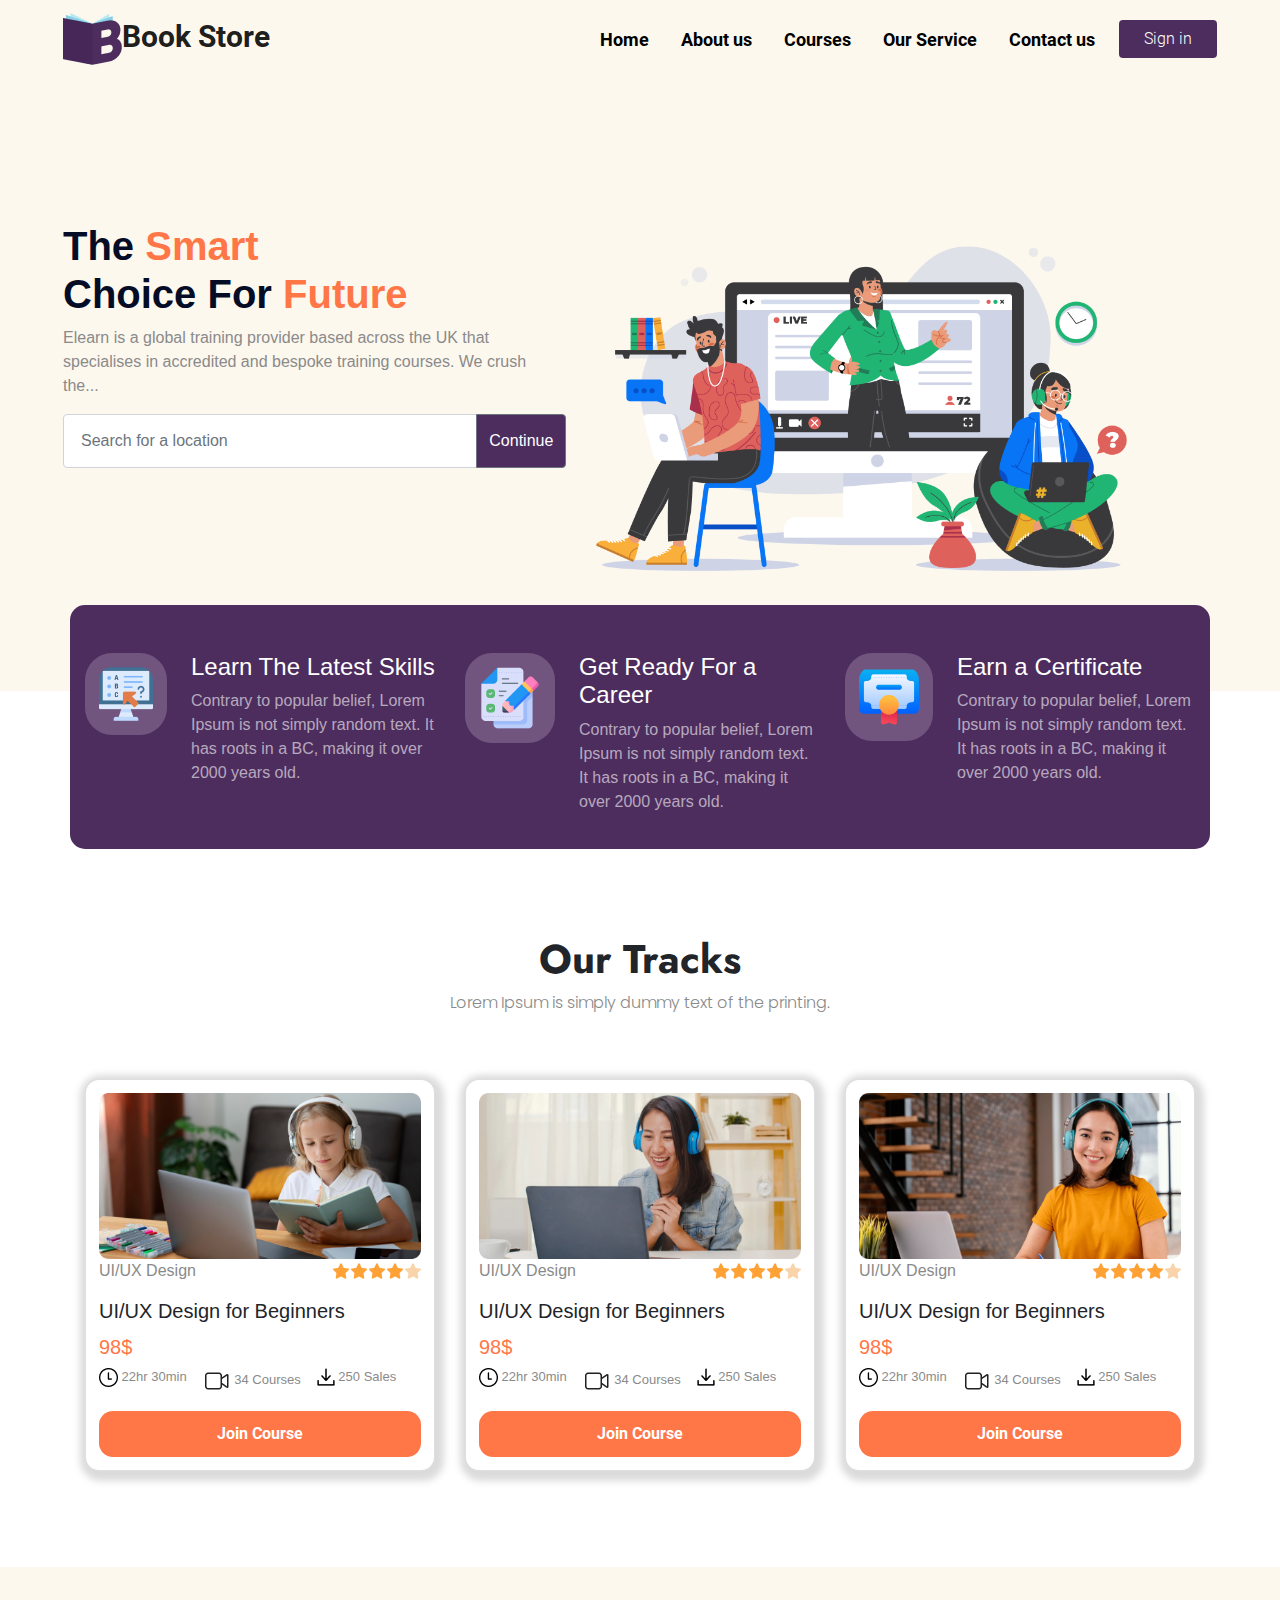
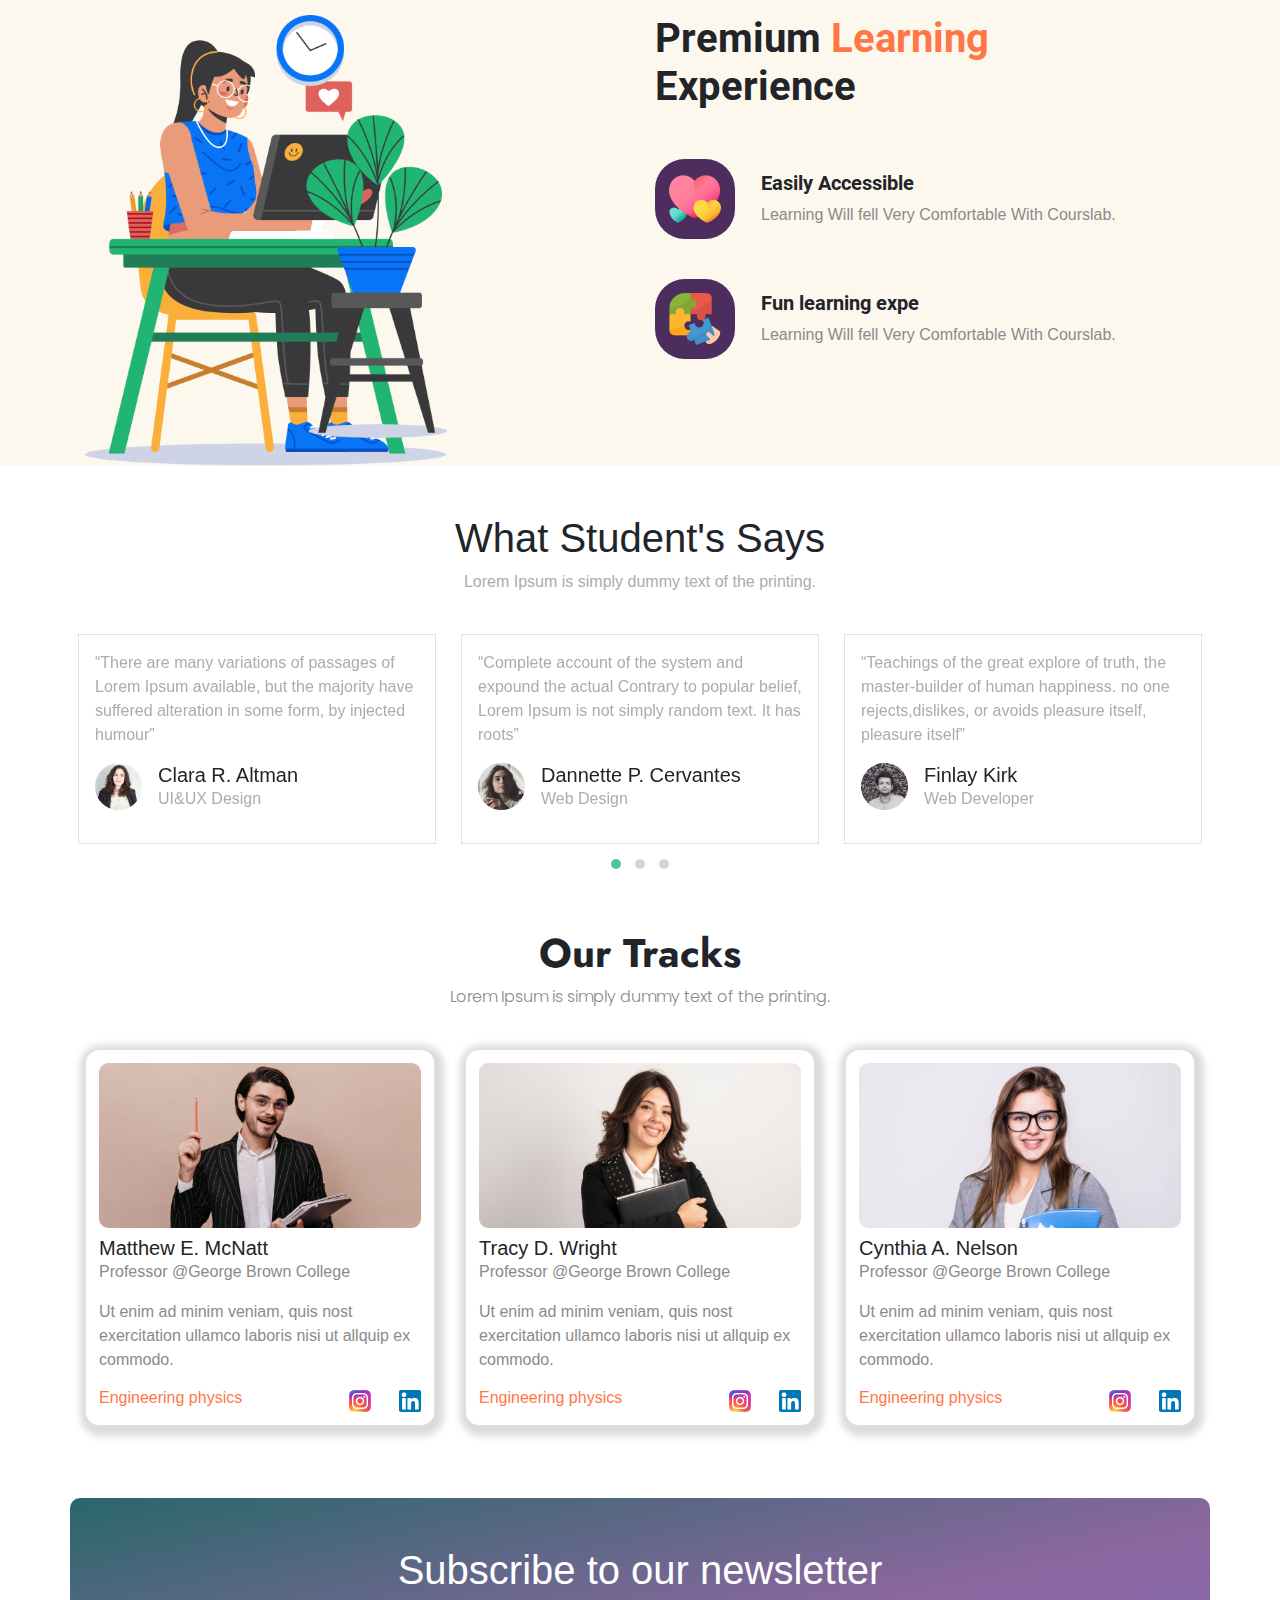
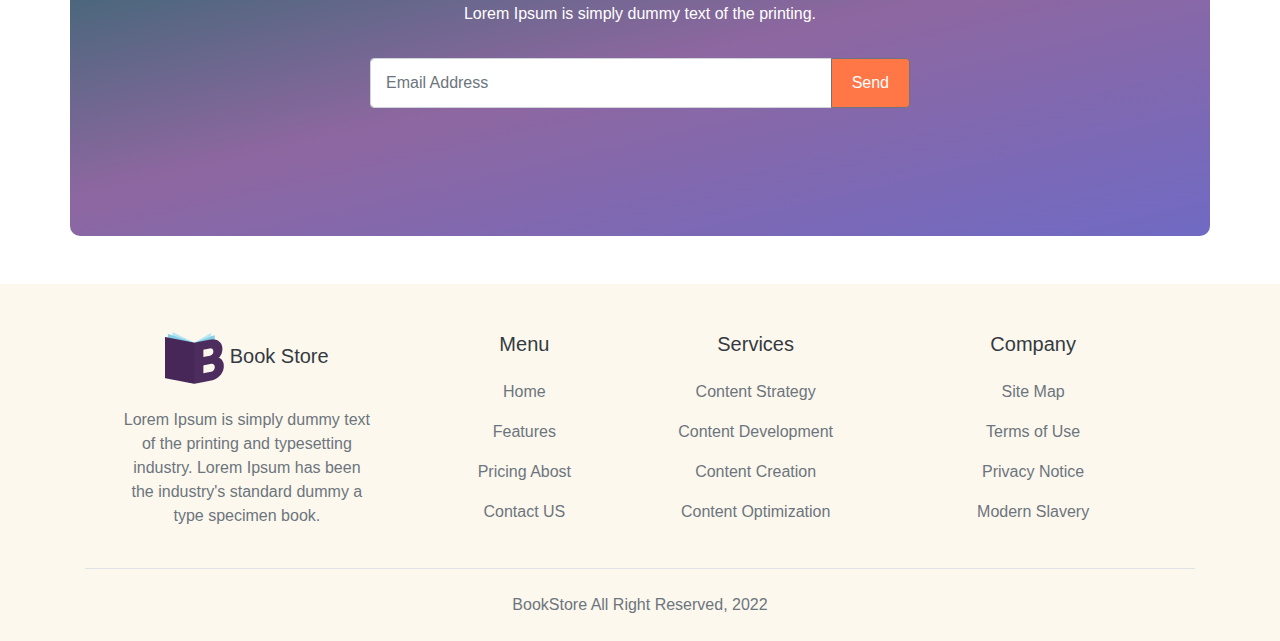
<file: index.html>
<!DOCTYPE html>
<html lang="en">

<head>
  <meta charset="UTF-8">
  <meta name="viewport" content="width=device-width, initial-scale=1.0">
  <title>Online-Education</title>
  <link rel="shortcut icon" href="assets/imgz-icons/favicon.ico" type="image/x-icon">
  <link rel="stylesheet" href="assets/css/bootstrap.min.css">
  <link rel="stylesheet" href="style.css">
  <link rel="stylesheet" href="assets/css/owl.carousel.css">
  <link rel="stylesheet" href="assets/css/owl.theme.green.min.css">

</head>

<body>
  <!-- Hero Section  -->
  <section class="hero">
    <div class="container-fluid">
      <div class="row justify-content-center">
        <div class="col-12">
          <!-- navigation bar  -->
          <nav class="navbar navbar-expand-lg navbar-light px-lg-5 px-md-5 px-sm-5">
            <a class="navbar-brand brand-ico text-black roboto-brand" href="#"><img src="assets/imgz-icons/BB.png"
                alt="">Book Store</a>
            <button class="navbar-toggler toggle-btn" type="button" data-toggle="collapse" data-target="#navbarNav"
              aria-controls="navbarNav" aria-expanded="false" aria-label="Toggle navigation">
              <span class="navbar-toggler-icon"></span>
            </button>
            <div class="collapse navbar-collapse" id="navbarNav">
              <ul class="navbar-nav  ml-auto">
                <li class="nav-item">
                  <a class="nav-link roboto mr-3" href="#">Home </a>
                </li>
                <li class="nav-item">
                  <a class="nav-link roboto mr-3" href="#">About us</a>
                </li>
                <li class="nav-item">
                  <a class="nav-link roboto mr-3" href="courses.html">Courses</a>
                </li>
                <li class="nav-item">
                  <a class="nav-link roboto mr-3" href="#">Our Service</a>
                </li>
                <li class="nav-item">
                  <a class="nav-link roboto mr-3" href="contact-us.html">Contact us</a>
                </li>

              </ul>
              <!-- Sign-in button  -->
              <div class="free-btn">
                <button type="button" class="btn signin-clr btn-radius px-4 text-white">Sign in</button>
              </div>
            </div>
          </nav>
        </div>
      </div>
      <!-- middle hero  -->
      <div class="row mt-5 py-5">
        <!-- main description -->
        <div class="col-lg-5 col-12 my-5 p-left ml-lg-5">
          <!-- main heading -->
          <h1 class="smart font-weight-bold preline">The <span>Smart</span>
            Choice For <span>Future</span></h1>
          <!-- deatil about book store  -->
          <p class="p-clr preline">Elearn is a global training provider based across the UK that
            specialises in accredited and bespoke training courses. We crush
            the...</p>
          <!-- input for location, search-icon and continue button  -->
          <div class="input-group mb-3">
            <!-- <img src="assets/imgz-icons/search.png" alt=""> -->
            <input type="search" class="form-control location" placeholder="Search for a location"
              aria-label="Recipient's username" aria-describedby="basic-addon2">
            <div class="input-group-append">
              <button class="btn btn-outline-secondary text-white btn-radius" type="button">Continue</button>
            </div>
          </div>
        </div>
        <!-- main img  -->
        <div class="col-lg-6 col-12 text-lg-left text-center my-5">
          <img src="assets/imgz-icons/hero-img.png" class="hero-img my-5 my-lg-4" alt="">
        </div>
      </div>
    </div>
  </section>
  <!-- ------------------------------------------------------------------------------------------------------ -->
  <!-- Offers Section  -->
  <section class="offers">
    <div class="container">
      <div class="row offer-clr">
        <div class="col-lg-4 col-12 mt-5 text-lg-left text-md-left text-sm-left text-center">
          <div class="d-lg-flex d-md-flex d-sm-flex justify-content-center d-block">
            <div>
              <img src="assets/imgz-icons/online-test.png" class="offers-pic" alt="">

            </div>
            <div class="ml-lg-4 ml-md-4 ml-sm-4 mt-lg-0 mt-md-0 mt-sm-0 mt-3">
              <h4 class="text-white">Learn The Latest Skills</h4>
              <p class="text-clr">Contrary to popular belief, Lorem Ipsum is not simply random text. It has roots in a
                BC, making it over
                2000 years old.</p>
            </div>
          </div>
        </div>
        <div class="col-lg-4 col-12 mt-5 text-lg-left text-md-left text-sm-left text-center">
          <div class="d-lg-flex d-md-flex d-sm-flex justify-content-center d-block">
            <div>
              <img src="assets/imgz-icons/exam.png" class="offers-pic" alt="">

            </div>
            <div class="ml-lg-4 ml-md-4 ml-sm-4 mt-lg-0 mt-md-0 mt-sm-0 mt-3">
              <h4 class="text-white">Get Ready For a Career</h4>
              <p class="text-clr">Contrary to popular belief, Lorem Ipsum is not simply random text. It has roots in a
                BC, making it over
                2000 years old.</p>
            </div>
          </div>
        </div>
        <div class="col-lg-4 col-12 my-5 text-lg-left text-md-left text-sm-left text-center">
          <div class="d-lg-flex d-md-flex d-sm-flex justify-content-center d-block">
            <div>
              <img src="assets/imgz-icons/certification.png" class="offers-pic" alt="">

            </div>
            <div class="ml-lg-4 ml-md-4 ml-sm-4 mt-lg-0 mt-md-0 mt-sm-0 mt-3">
              <h4 class="text-white">Earn a Certificate</h4>
              <p class="text-clr">Contrary to popular belief, Lorem Ipsum is not simply random text. It has roots in a
                BC, making it over
                2000 years old.</p>
            </div>
          </div>
        </div>
      </div>
    </div>
  </section>
  <!-- ------------------------------------------------------------------------------------------------------ -->
  <!-- Tracks Section  -->
  <section class="tracks my-lg-0 my-5">
    <div class="container">
      <div class="row">
        <div class="col-12 text-center">

          <h1 class="track-hd">Our Tracks</h1>
          <p class="track-p">Lorem Ipsum is simply dummy text of the printing.</p>
          
        </div>
      </div>
      <div class="row justify-content-center">
        <div class="col-lg-4 col-md-6 col-12 ">
          <div class="card my-5 card-pad w-100 ">
            <img class="card-img-top" src="assets/imgz-icons/Group 337.png" alt="Card image cap">
            <div class="card-body p-0">
              <div class="d-flex justify-content-between">
                <p class="ui-ux-p">UI/UX Design</p>
                <div> <img src="assets/imgz-icons/stars.png" class="stars" alt=""></div>
              </div>
              <h5 class="card-title">UI/UX Design for Beginners</h5>
              <h5 class="card-text dollar">98$</h5>
              <div class="d-flex">
                <p class="detail"><img src="assets/imgz-icons/clock.png" alt=""> 22hr 30min</p>
                <p class="detail ml-3"><img src="assets/imgz-icons/camera.png" alt=""> 34 Courses</p>
                <p class="detail ml-3"><img src="assets/imgz-icons/download-icon.png" alt=""> 250 Sales</p>
              </div>
              <a href="#" class="btn btn-clr text-white">Join Course</a>
            </div>
          </div>
        </div>
        <div class="col-lg-4 col-md-6 col-12">
          <div class="card my-5 card-pad w-100">
            <img class="card-img-top" src="assets/imgz-icons/Group 338.png" alt="Card image cap">
            <div class="card-body p-0">
              <div class="d-flex justify-content-between">
                <p class="ui-ux-p">UI/UX Design</p>
                <div> <img src="assets/imgz-icons/stars.png" class="stars" alt=""></div>
              </div>
              <h5 class="card-title">UI/UX Design for Beginners</h5>
              <h5 class="card-text dollar">98$</h5>
              <div class="d-flex">
                <p class="detail"><img src="assets/imgz-icons/clock.png" alt=""> 22hr 30min</p>
                <p class="detail ml-3"><img src="assets/imgz-icons/camera.png" alt=""> 34 Courses</p>
                <p class="detail ml-3"><img src="assets/imgz-icons/download-icon.png" alt=""> 250 Sales</p>
              </div>
              <a href="#" class="btn btn-clr text-white">Join Course</a>
            </div>
          </div>
        </div>
        <div class="col-lg-4 col-md-6">
          <div class="card my-5 card-pad w-100">
            <img class="card-img-top" src="assets/imgz-icons/Group 339.png" alt="Card image cap">
            <div class="card-body p-0">
              <div class="d-flex justify-content-between">
                <p class="ui-ux-p">UI/UX Design</p>
                <div> <img src="assets/imgz-icons/stars.png" class="stars" alt=""></div>
              </div>
              <h5 class="card-title">UI/UX Design for Beginners</h5>
              <h5 class="card-text dollar">98$</h5>
              <div class="d-flex">
                <p class="detail"><img src="assets/imgz-icons/clock.png" alt=""> 22hr 30min</p>
                <p class="detail ml-3"><img src="assets/imgz-icons/camera.png" alt=""> 34 Courses</p>
                <p class="detail ml-3"><img src="assets/imgz-icons/download-icon.png" alt=""> 250 Sales</p>
              </div>
              <a href="#" class="btn btn-clr text-white">Join Course</a>
            </div>
          </div>
        </div>
      </div>
    </div>
  </section>
  <!-- ------------------------------------------------------------------------------------------------------ -->
  <!-- Premium Section  -->
  <section class="premium-learning premuim-bg my-5">
    <div class="container">
      <div class="row">
        <div class="col-lg-6 col-12 text-lg-left text-center mt-5">
          <img src="assets/imgz-icons/premium.png" class="premium-girl" alt="">
        </div>
        <div class="col-lg-6 col-12 mt-5 pr-4">
          <h1 class="pre-heading text-lg-left text-md-left text-sm-left text-center">Premium <span>Learning</span>
            Experience</h1>
          <div class="heart d-lg-flex d-md-flex d-sm-flex d-block text-lg-left text-md-left text-sm-left text-center mt-5">
            <div>
              <img src="assets/imgz-icons/hearts.png" alt="" class="hearts">
            </div>
            <div class="position-relative static-position">
              <h5 class="mt-4 accessible">Easily Accessible</h5>
              <p class="premium-p">Learning Will fell Very Comfortable With Courslab.</p>
            </div>
          </div>
          <div class="heart d-lg-flex d-md-flex d-sm-flex d-block text-lg-left text-md-left text-sm-left text-center mt-4">
            <div>
              <img src="assets/imgz-icons/jigsaw.png" alt="" class="hearts">
            </div>
            <div class="position-relative static-position">
              <h5 class="mt-4 accessible">Fun learning expe</h5>
              <p class="premium-p">Learning Will fell Very Comfortable With Courslab.</p>
            </div>
          </div>

        </div>
      </div>
    </div>
  </section>
  <!-- ------------------------------------------------------------------------------------------------------ -->
  <!-- Student review Section  -->
  <section class="student my-5">
    <div class="container">
      <div class="row text-left text-lg-center text-md-center text-sm-center">
        <div class="col-12">
          <h1>What Student's Says</h1>
          <p class="st-p">Lorem Ipsum is simply dummy text of the printing.</p>
        </div>
      </div>
      <div class="row mt-4 justify-content-center px-2">
        <div class="owl-carousel owl-theme">
          <div class="item">
            <div class="st border p-3">
              <p class="st-p">“There are many variations of passages
                of Lorem Ipsum available, but the majority
                have suffered alteration in some form,
                by injected humour”</p>
              <div class="d-flex">
                <div>
                  <img src="assets/imgz-icons/clara.png" alt="">
                </div>
                <div class="ml-3">
                  <h5 class="mb-0">Clara R. Altman</h5>
                  <p class="st-p">UI&UX Design</p>
                </div>
              </div>
            </div>
          </div>
          <div class="item">
            <div class="st border p-3">
              <p class="st-p">“Complete account of the system and
                expound the actual Contrary to popular
                belief, Lorem Ipsum is not simply
                random text. It has roots”</p>
              <div class="d-flex">
                <div>
                  <img src="assets/imgz-icons/dann.png" alt="">
                </div>
                <div class="ml-3">
                  <h5 class="mb-0">Dannette P. Cervantes</h5>
                  <p class="st-p">Web Design</p>
                </div>
              </div>
            </div>
          </div>
          <div class="item">
            <div class="st border p-3">
              <p class="st-p">“Teachings of the great explore of truth,
                the master-builder of human happiness.
                no one rejects,dislikes, or avoids pleasure
                itself, pleasure itself”</p>
              <div class="d-flex">
                <div>
                  <img src="assets/imgz-icons/finlay.png" alt="">
                </div>
                <div class="ml-3">
                  <h5 class="mb-0">Finlay Kirk</h5>
                  <p class="st-p">Web Developer</p>
                </div>
              </div>
            </div>
          </div>
          <div class="item">
            <div class="st border p-3">
              <p class="st-p">“There are many variations of passages
                of Lorem Ipsum available, but the majority
                have suffered alteration in some form,
                by injected humour”</p>
              <div class="d-flex">
                <div>
                  <img src="assets/imgz-icons/clara.png" alt="">
                </div>
                <div class="ml-3">
                  <h5 class="mb-0">Clara R. Altman</h5>
                  <p class="st-p">UI&UX Design</p>
                </div>
              </div>
            </div>
          </div>
          <div class="item">
            <div class="st border p-3">
              <p class="st-p">“Complete account of the system and
                expound the actual Contrary to popular
                belief, Lorem Ipsum is not simply
                random text. It has roots”</p>
              <div class="d-flex">
                <div>
                  <img src="assets/imgz-icons/dann.png" alt="">
                </div>
                <div class="ml-3">
                  <h5 class="mb-0">Dannette P. Cervantes</h5>
                  <p class="st-p">Web Design</p>
                </div>
              </div>
            </div>
          </div>
          <div class="item">
            <div class="st border p-3">
              <p class="st-p">“Teachings of the great explore of truth,
                the master-builder of human happiness.
                no one rejects,dislikes, or avoids pleasure
                itself, pleasure itself”</p>
              <div class="d-flex">
                <div>
                  <img src="assets/imgz-icons/finlay.png" alt="">
                </div>
                <div class="ml-3">
                  <h5 class="mb-0">Finlay Kirk</h5>
                  <p class="st-p">Web Developer</p>
                </div>
              </div>
            </div>
          </div>
          <div class="item">
            <div class="st border p-3">
              <p class="st-p">“There are many variations of passages
                of Lorem Ipsum available, but the majority
                have suffered alteration in some form,
                by injected humour”</p>
              <div class="d-flex">
                <div>
                  <img src="assets/imgz-icons/clara.png" alt="">
                </div>
                <div class="ml-3">
                  <h5 class="mb-0">Clara R. Altman</h5>
                  <p class="st-p">UI&UX Design</p>
                </div>
              </div>
            </div>
          </div>
          <div class="item">
            <div class="st border p-3">
              <p class="st-p">“Complete account of the system and
                expound the actual Contrary to popular
                belief, Lorem Ipsum is not simply
                random text. It has roots”</p>
              <div class="d-flex">
                <div>
                  <img src="assets/imgz-icons/dann.png" alt="">
                </div>
                <div class="ml-3">
                  <h5 class="mb-0">Dannette P. Cervantes</h5>
                  <p class="st-p">Web Design</p>
                </div>
              </div>
            </div>
          </div>
          <div class="item">
            <div class="st border p-3">
              <p class="st-p">“Teachings of the great explore of truth,
                the master-builder of human happiness.
                no one rejects,dislikes, or avoids pleasure
                itself, pleasure itself”</p>
              <div class="d-flex">
                <div>
                  <img src="assets/imgz-icons/finlay.png" alt="">
                </div>
                <div class="ml-3">
                  <h5 class="mb-0">Finlay Kirk</h5>
                  <p class="st-p">Web Developer</p>
                </div>
              </div>
            </div>
          </div>

        </div>
      </div>

    </div>
  </section>
  <!-- ------------------------------------------------------------------------------------------------------ -->
  <!-- Professor Section  -->
  <!-- code of track section is reused on professor section  -->
  <section class="professor my-lg-0 my-5">
    <div class="container">
      <div class="row">
        <div class="col-12 text-center">

          <h1 class="track-hd">Our Tracks</h1>
          <p class="track-p">Lorem Ipsum is simply dummy text of the printing.</p>
          
        </div>
      </div>
      <div class="row justify-content-center">
        <div class="col-lg-4 col-md-6 col-12">
          <div class="card my-4 card-pad w-100 ">
            <img class="card-img-top" src="assets/imgz-icons/mathew.png" alt="Card image cap">
            <div class="card-body p-0">
              <h5 class="card-title mb-0 mt-2">Matthew E. McNatt</h5>
              <p class="ui-ux-p">Professor @George Brown College</p>
              <p class="ui-ux-p">Ut enim ad minim veniam, quis nost exercitation
                ullamco laboris nisi ut allquip ex commodo.</p>
              <div class="social d-flex justify-content-between">
                <div>
                  <h6 class="card-text dollar">Engineering physics</h6>
                </div>
                <div>
                  <a href="#">
                    <img src="assets/imgz-icons/Insta.png" class="mr-lg-4 mr-md-4 mr-sm-4 mr-2" alt="">
                  </a>
                  <a href="#">
                    <img src="assets/imgz-icons/linkedin.png" alt="">
                  </a>
                </div>
              </div>
            </div>
          </div>
        </div>
        <div class="col-lg-4 col-md-6 col-12">
          <div class="card my-4 card-pad w-100 ">
            <img class="card-img-top" src="assets/imgz-icons/tracy.png" alt="Card image cap">
            <div class="card-body p-0">
              <h5 class="card-title mb-0 mt-2">Tracy D. Wright</h5>
              <p class="ui-ux-p">Professor @George Brown College</p>
              <p class="ui-ux-p">Ut enim ad minim veniam, quis nost exercitation
                ullamco laboris nisi ut allquip ex commodo.</p>
              <div class="social d-flex justify-content-between">
                <div>
                  <h6 class="card-text dollar">Engineering physics</h6>
                </div>
                <div>
                  <a href="#">
                    <img src="assets/imgz-icons/Insta.png" class="mr-lg-4 mr-md-4 mr-sm-4 mr-2" alt="">
                  </a>
                  <a href="#">
                    <img src="assets/imgz-icons/linkedin.png" alt="">
                  </a>
                </div>
              </div>
            </div>
          </div>
        </div>
        <div class="col-lg-4 col-md-6">
          <div class="card my-4 card-pad w-100 ">
            <img class="card-img-top" src="assets/imgz-icons/cynthia.png" alt="Card image cap">
            <div class="card-body p-0">
              <h5 class="card-title mb-0 mt-2">Cynthia A. Nelson</h5>
              <p class="ui-ux-p">Professor @George Brown College</p>
              <p class="ui-ux-p">Ut enim ad minim veniam, quis nost exercitation
                ullamco laboris nisi ut allquip ex commodo.</p>
              <div class="social d-flex justify-content-between">
                <div>
                  <h6 class="card-text dollar">Engineering physics</h6>
                </div>
                <div>
                  <a href="#">
                    <img src="assets/imgz-icons/Insta.png" class="mr-lg-4 mr-md-4 mr-sm-4 mr-2" alt="">
                  </a>
                  <a href="#">
                    <img src="assets/imgz-icons/linkedin.png" alt="">
                  </a>
                </div>
              </div>
            </div>
          </div>
        </div>
      </div>
    </div>
  </section>
  <!-- ------------------------------------------------------------------------------------------------------ -->
  <!-- NewsLetter Section  -->
  <section class="new-letter my-5">
    <div class="container letter-bg-clr pb-sm-5">
      <div class="row">
        <div class="col-12 pt-5 text-center text-white">
          <h1 class="">Subscribe to our newsletter</h1>
          <p>Lorem Ipsum is simply dummy text of the printing.</p>
        </div>
      </div>
      <div class="row justify-content-center my-3 pb-5">
        <div class="col-lg-6 col-md-6 col-sm-12 col-12">
          <div class="input-group mb-3">
            <input type="text" class="form-control email-input" placeholder="Email Address" aria-label="Recipient's username" aria-describedby="basic-addon2">
            <div class="input-group-append">
              <button class="btn btn-outline-secondary text-white send-btn" type="button">Send</button>
            </div>
          </div>
        </div>
      </div>
    </div>
  </section> 
  <!-- ------------------------------------------------------------------------------------------------------ -->
<!-- Footer Section  -->
<section class="foot">
  <div class="container">
    <div class="row">
      <div class="col-12">
        <footer class="text-center text-lg-start bg-body-tertiary text-muted">

          <section class="">
            <div class="container text-center text-md-start mt-5">
              <!-- Grid row -->
              <div class="row mt-3">
                <!-- Grid column -->
                <div class="col-md-3 col-lg-4 col-xl-3 mx-auto mb-4">
                  <!-- Content -->
                  <h5 class="fw-bold text-dark mb-4 font-size">
                    <i class="fas fa-gem me-3"></i> <img src="assets/imgz-icons/BB.png" alt=""> Book Store
                  </h5>
                  <p>
                    Lorem Ipsum is simply dummy text of the printing and typesetting industry. Lorem Ipsum has been
                    the industry's standard dummy a type specimen book.
                  </p>

                </div>
                <!-- Grid column -->

                <!-- Grid column -->
                <div class="col-md-2 col-lg-2 col-xl-2 mx-auto mb-4">
                  <!-- Links -->
                  <h5 class="text-dark fw-bold mb-4">
                    Menu
                  </h5>
                  <p>
                    <a href="#!" class="text-reset">Home</a>
                  </p>
                  <p>
                    <a href="#!" class="text-reset">Features</a>
                  </p>
                  <p>
                    <a href="#!" class="text-reset">Pricing Abost</a>
                  </p>
                  <p>
                    <a href="#!" class="text-reset">Contact US</a>
                  </p>
                </div>
                <!-- Grid column -->

                <!-- Grid column -->
                <div class="col-md-3 col-lg-2 col-xl-2 mx-auto mb-4">
                  <!-- Links -->
                  <h5 class="text-dark fw-bold mb-4">
                    Services
                  </h5>
                  <p>
                    <a href="#!" class="text-reset">Content Strategy</a>
                  </p>
                  <p>
                    <a href="#!" class="text-reset">Content Development</a>
                  </p>
                  <p>
                    <a href="#!" class="text-reset">Content Creation</a>
                  </p>
                  <p>
                    <a href="#!" class="text-reset">Content Optimization</a>
                  </p>
                </div>
                <!-- Grid column -->

                <!-- Grid column -->
                <div class="col-md-4 col-lg-3 col-xl-3 mx-auto mb-md-0 mb-4">
                  <!-- Links -->
                  <h5 class="text-dark fw-bold mb-4">Company</h5>
                  <p><i class="fas fa-home me-3"></i>Site Map</p>
                  <p>
                    <i class="fas fa-envelope me-3"></i>
                    Terms of Use
                  </p>
                  <p><i class="fas fa-phone me-3"></i>Privacy Notice</p>
                  <p><i class="fas fa-print me-3"></i>Modern Slavery</p>
                </div>
                <!-- Grid column -->
              </div>
              <!-- Grid row -->
            </div>
          </section>

          <div class="text-center p-4 border-top">
            BookStore All Right Reserved, 2022


          </div>
          <!-- Copyright -->
        </footer>
      </div>
    </div>
  </div>
</section>


<script src="assets/js/jquery-3.5.1.js"></script>
<script src="assets/js/owl.carousel.min.js"></script>
<script src="assets/js/bootstrap.min.js"></script>
<script>
  $('.owl-carousel').owlCarousel({
    loop: true,
    margin: 25,
    nav: false,
    autoplay: true,
    autoplayTimeout: 1000,
    dots: true,
    responsive: {
      0: {
        items: 1
      },
      600: {
        items: 2
      },
      1000: {
        items: 3
      }
    }
  })
</script>
</body>

</html>
</file>
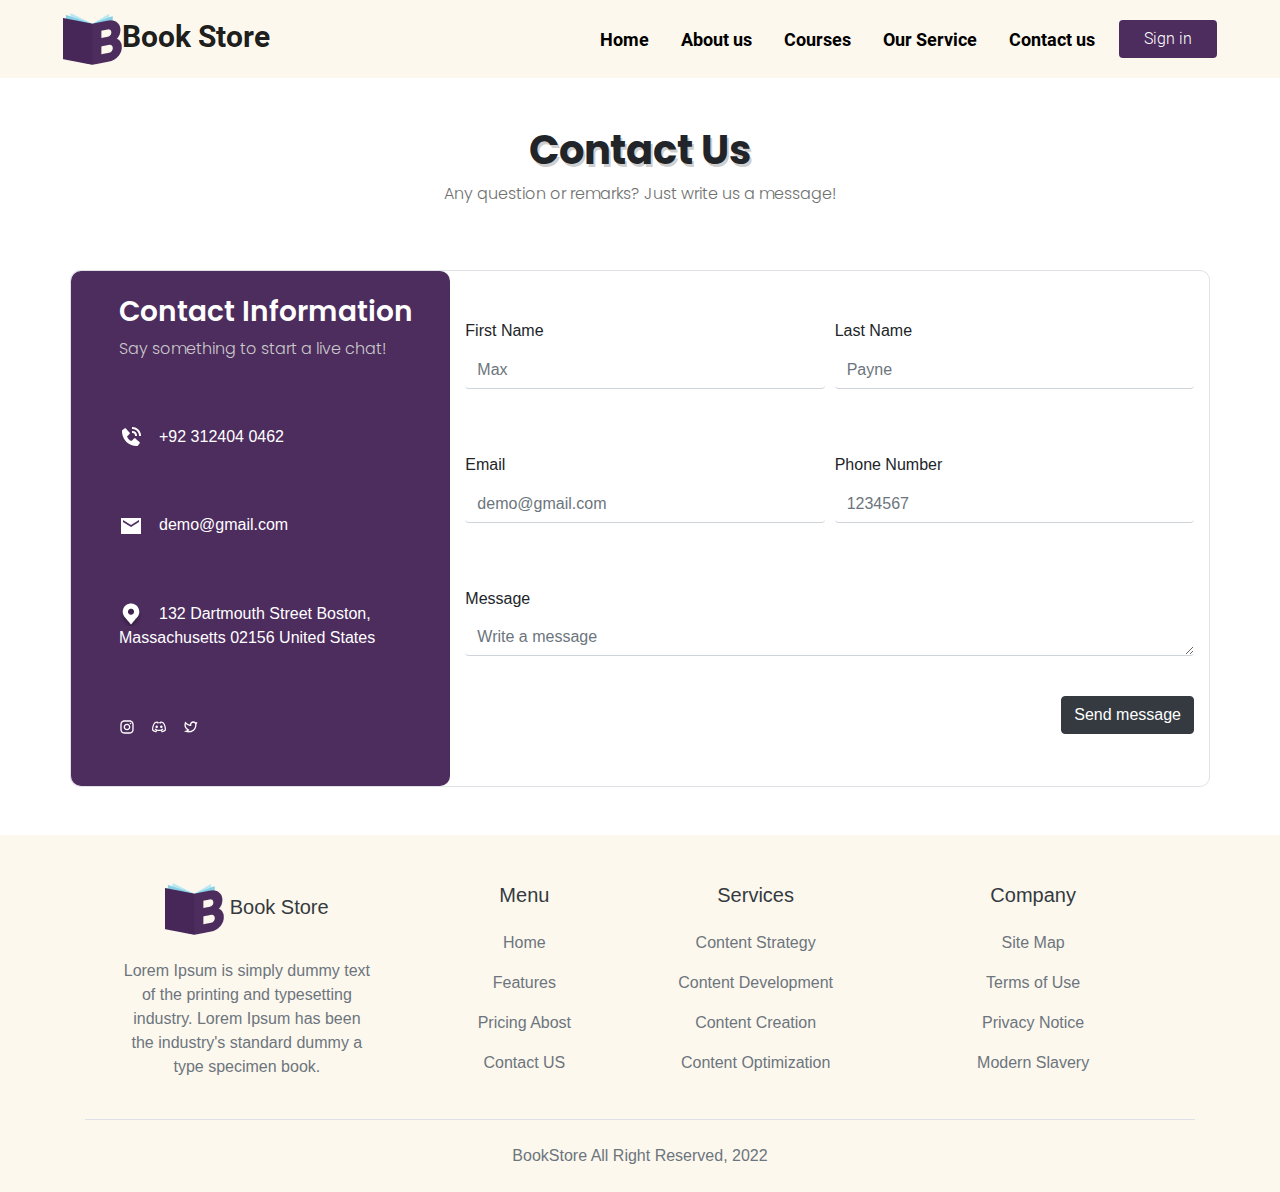
<file: contact-us.html>
<!DOCTYPE html>
<html lang="en">

<head>
    <meta charset="UTF-8">
    <meta name="viewport" content="width=device-width, initial-scale=1.0">
    <title>Contact Us</title>
    <link rel="shortcut icon" href="assets/imgz-icons/favicon.ico" type="image/x-icon">
    <link rel="stylesheet" href="assets/css/bootstrap.min.css">
    <link rel="stylesheet" href="style.css">

</head>

<body>
   <!-- NavBar  -->
   <section class="navigationbar nav-bg-clr">
    <div class="container-fluid">
        <div class="row justify-content-center">
            <div class="col-12">
                <!-- navigation bar  -->
                <nav class="navbar navbar-expand-lg navbar-light px-lg-5 px-md-5 px-sm-5">
                    <a class="navbar-brand brand-ico text-black roboto-brand" href="#"><img
                            src="assets/imgz-icons/BB.png" alt="">Book Store</a>
                    <button class="navbar-toggler toggle-btn" type="button" data-toggle="collapse"
                        data-target="#navbarNav" aria-controls="navbarNav" aria-expanded="false"
                        aria-label="Toggle navigation">
                        <span class="navbar-toggler-icon"></span>
                    </button>
                    <div class="collapse navbar-collapse" id="navbarNav">
                        <ul class="navbar-nav  ml-auto">
                            <li class="nav-item">
                                <a class="nav-link roboto mr-3" href="index.html">Home </a>
                            </li>
                            <li class="nav-item">
                                <a class="nav-link roboto mr-3" href="#">About us</a>
                            </li>
                            <li class="nav-item">
                                <a class="nav-link roboto mr-3" href="courses.html">Courses</a>
                            </li>
                            <li class="nav-item">
                                <a class="nav-link roboto mr-3" href="#">Our Service</a>
                            </li>
                            <li class="nav-item">
                                <a class="nav-link roboto mr-3" href="#">Contact us</a>
                            </li>

                        </ul>
                        <!-- Sign-in button  -->
                        <div class="free-btn">
                            <button type="button" class="btn signin-clr btn-radius px-4 text-white">Sign in</button>
                        </div>
                    </div>
                </nav>
            </div>
        </div>
    </div>
</section>
    <!-- Contact Us section  -->
    <section class="contact mt-5">
        <div class="container">
            <div class="row text-center">
                <div class="col-12">
                    <h1 class="con-heading">Contact Us</h1>
                    <p class="con-para">Any question or remarks? Just write us a message!</p>
                </div>
            </div>
            <div class="row mt-5 border mb-5 conte">
                <div class="col-lg-4 col-12 live-chat pl-lg-5 pl-md-5 pl-4 pt-4">
                    <h3 class="text-white info">Contact Information</h3>
                    <p class="say-some">Say something to start a live chat!</p>
                    <p class="text-white py-5"><img src="assets/imgz-icons/call-icon.png" class="pr-3" alt="">+92 312404 0462</p>
                    <p class="text-white pb-5"><img src="assets/imgz-icons/email-icon.png" class="pr-3" alt="">demo@gmail.com</p>
                    <p class="text-white pb-3"><img src="assets/imgz-icons/location-icon.png" class="pr-3" alt="">132 Dartmouth Street
                        Boston, Massachusetts 02156 United States</p>
                        <!-- social links  -->
                        <div class="d-flex my-5">
                          <div><a href="#"><img src="assets/imgz-icons/instagram-line.png" alt=""></a></div>
                          <div class="ml-3"><a href="#"><img src="assets/imgz-icons/discord-line.png" alt=""></a></div>
                          <div class="ml-3"><a href="#"><img src="assets/imgz-icons/twitter-line.png" alt=""></a></div>
                        </div>
                </div>
                <div class="col-lg-8 col-12">
                    <!-- Form  -->
                    <form class="mt-5">
                        <div class="form-row">
                          <div class="form-group col-md-6">
                            <label for="inputEmail4">First Name</label>
                            <input type="text" class="form-control border-top-0 border-left-0 border-right-0" id="inputEmail4" placeholder="Max">
                          </div>
                          <div class="form-group col-md-6">
                            <label for="inputPassword4">Last Name</label>
                            <input type="text" class="form-control border-top-0 border-left-0 border-right-0" id="inputPassword4" placeholder="Payne">
                          </div>
                        </div>
                        <div class="form-row mt-lg-5">
                          <div class="form-group col-md-6">
                            <label for="inputEmail4">Email</label>
                            <input type="email" class="form-control border-top-0 border-left-0 border-right-0" id="inputEmail4" placeholder="demo@gmail.com">
                          </div>
                          <div class="form-group col-md-6">
                            <label for="inputPassword4">Phone Number</label>
                            <input type="number" class="form-control border-top-0 border-left-0 border-right-0" id="inputPassword4" placeholder="1234567">
                          </div>
                        </div>
                        <div class="form-row mt-lg-5">
                          <div class="form-group col-md-12">
                            <label for="inputEmail4">Message</label>
                            <textarea name="" id="" cols="1" rows="1" class="form-control border-top-0 border-left-0 border-right-0" placeholder="Write a message"></textarea>
                            
                          </div>
                          
                        </div>
                        
                        <button type="submit" class="btn btn-dark btn-send my-4">Send message</button>
                      </form>
                </div>
            </div>
        </div>
    </section>
    <!-- footer section  -->
    <!-- Footer Section  -->
  <section class="foot">
    <div class="container">
      <div class="row">
        <div class="col-12">
          <footer class="text-center text-lg-start bg-body-tertiary text-muted">

            <section class="">
              <div class="container text-center text-md-start mt-5">
                <!-- Grid row -->
                <div class="row mt-3">
                  <!-- Grid column -->
                  <div class="col-md-3 col-lg-4 col-xl-3 mx-auto mb-4">
                    <!-- Content -->
                    <h5 class="fw-bold text-dark mb-4 font-size">
                      <i class="fas fa-gem me-3"></i> <img src="assets/imgz-icons/BB.png" alt=""> Book Store
                    </h5>
                    <p>
                      Lorem Ipsum is simply dummy text of the printing and typesetting industry. Lorem Ipsum has been
                      the industry's standard dummy a type specimen book.
                    </p>

                  </div>
                  <!-- Grid column -->

                  <!-- Grid column -->
                  <div class="col-md-2 col-lg-2 col-xl-2 mx-auto mb-4">
                    <!-- Links -->
                    <h5 class="text-dark fw-bold mb-4">
                      Menu
                    </h5>
                    <p>
                      <a href="#!" class="text-reset">Home</a>
                    </p>
                    <p>
                      <a href="#!" class="text-reset">Features</a>
                    </p>
                    <p>
                      <a href="#!" class="text-reset">Pricing Abost</a>
                    </p>
                    <p>
                      <a href="#!" class="text-reset">Contact US</a>
                    </p>
                  </div>
                  <!-- Grid column -->

                  <!-- Grid column -->
                  <div class="col-md-3 col-lg-2 col-xl-2 mx-auto mb-4">
                    <!-- Links -->
                    <h5 class="text-dark fw-bold mb-4">
                      Services
                    </h5>
                    <p>
                      <a href="#!" class="text-reset">Content Strategy</a>
                    </p>
                    <p>
                      <a href="#!" class="text-reset">Content Development</a>
                    </p>
                    <p>
                      <a href="#!" class="text-reset">Content Creation</a>
                    </p>
                    <p>
                      <a href="#!" class="text-reset">Content Optimization</a>
                    </p>
                  </div>
                  <!-- Grid column -->

                  <!-- Grid column -->
                  <div class="col-md-4 col-lg-3 col-xl-3 mx-auto mb-md-0 mb-4">
                    <!-- Links -->
                    <h5 class="text-dark fw-bold mb-4">Company</h5>
                    <p><i class="fas fa-home me-3"></i>Site Map</p>
                    <p>
                      <i class="fas fa-envelope me-3"></i>
                      Terms of Use
                    </p>
                    <p><i class="fas fa-phone me-3"></i>Privacy Notice</p>
                    <p><i class="fas fa-print me-3"></i>Modern Slavery</p>
                  </div>
                  <!-- Grid column -->
                </div>
                <!-- Grid row -->
              </div>
            </section>

            <div class="text-center p-4 border-top">
              BookStore All Right Reserved, 2022


            </div>
            <!-- Copyright -->
          </footer>
        </div>
      </div>
    </div>
  </section>

    <script src="assets/js/jquery-3.5.1.js"></script>
    <script src="assets/js/bootstrap.min.js"></script>
</body>

</html>
</file>
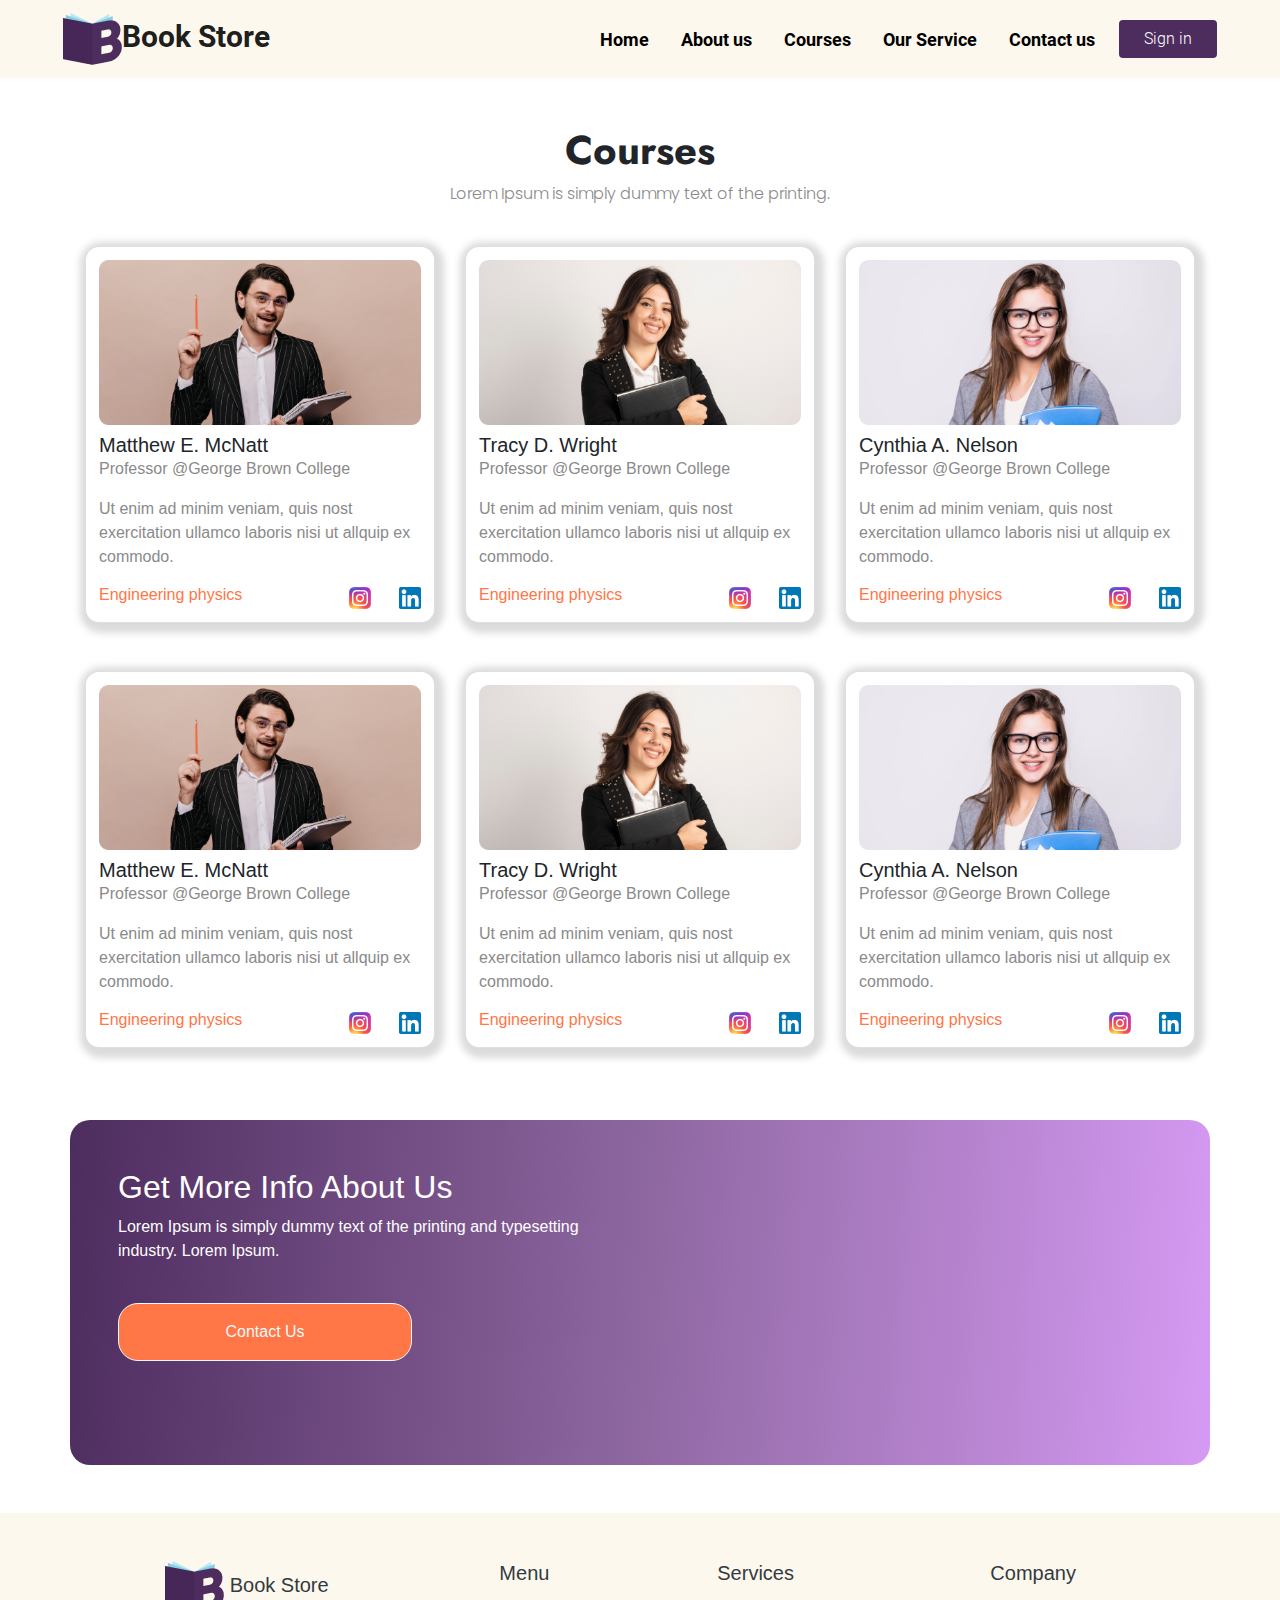
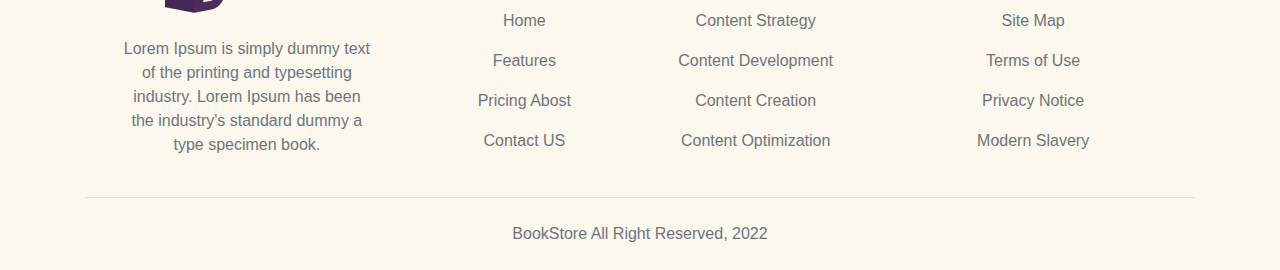
<file: courses.html>
<!DOCTYPE html>
<html lang="en">

<head>
  <meta charset="UTF-8">
  <meta name="viewport" content="width=device-width, initial-scale=1.0">
  <title>Courses</title>
  <link rel="shortcut icon" href="assets/imgz-icons/favicon.ico" type="image/x-icon">
  <link rel="stylesheet" href="assets/css/bootstrap.min.css">
  <link rel="stylesheet" href="style.css">

</head>

<body>
   <!-- NavBar  -->
   <section class="navigationbar nav-bg-clr">
    <div class="container-fluid">
        <div class="row justify-content-center">
            <div class="col-12">
                <!-- navigation bar  -->
                <nav class="navbar navbar-expand-lg navbar-light px-lg-5 px-md-5 px-sm-5">
                    <a class="navbar-brand brand-ico text-black roboto-brand" href="#"><img
                            src="assets/imgz-icons/BB.png" alt="">Book Store</a>
                    <button class="navbar-toggler toggle-btn" type="button" data-toggle="collapse"
                        data-target="#navbarNav" aria-controls="navbarNav" aria-expanded="false"
                        aria-label="Toggle navigation">
                        <span class="navbar-toggler-icon"></span>
                    </button>
                    <div class="collapse navbar-collapse" id="navbarNav">
                        <ul class="navbar-nav  ml-auto">
                            <li class="nav-item">
                                <a class="nav-link roboto mr-3" href="index.html">Home </a>
                            </li>
                            <li class="nav-item">
                                <a class="nav-link roboto mr-3" href="#">About us</a>
                            </li>
                            <li class="nav-item">
                                <a class="nav-link roboto mr-3" href="#">Courses</a>
                            </li>
                            <li class="nav-item">
                                <a class="nav-link roboto mr-3" href="#">Our Service</a>
                            </li>
                            <li class="nav-item">
                                <a class="nav-link roboto mr-3" href="contact-us.html">Contact us</a>
                            </li>

                        </ul>
                        <!-- Sign-in button  -->
                        <div class="free-btn">
                            <button type="button" class="btn signin-clr btn-radius px-4 text-white">Sign in</button>
                        </div>
                    </div>
                </nav>
            </div>
        </div>
    </div>
</section>
  <!-- courses section  -->
  <section class="courses mt-5">
    <div class="container">
      <div class="row">
        <div class="col-12 text-center">
          <!-- Tracks heading and text -->
          <h1 class="track-hd">Courses</h1>
          <p class="track-p">Lorem Ipsum is simply dummy text of the printing.</p>

        </div>
      </div>
      <div class="row justify-content-center">
        <div class="col-lg-4 col-md-6 col-12">
          <div class="card my-4 card-pad w-100">
            <img class="card-img-top" src="assets/imgz-icons/mathew.png" alt="Card image cap">
            <div class="card-body p-0">
              <h5 class="card-title mb-0 mt-2">Matthew E. McNatt</h5>
              <p class="ui-ux-p">Professor @George Brown College</p>
              <p class="ui-ux-p">Ut enim ad minim veniam, quis nost exercitation
                ullamco laboris nisi ut allquip ex commodo.</p>
              <div class="social d-flex justify-content-between">
                <div>
                  <h6 class="card-text dollar">Engineering physics</h6>
                </div>
                <div>
                  <a href="#">
                    <img src="assets/imgz-icons/Insta.png" class="mr-lg-4 mr-md-4 mr-sm-4 mr-2" alt="">
                  </a>
                  <a href="#">
                    <img src="assets/imgz-icons/linkedin.png" alt="">
                  </a>
                </div>
              </div>
            </div>
          </div>
        </div>
        <div class="col-lg-4 col-md-6 col-12">
          <div class="card my-4 card-pad w-100">
            <img class="card-img-top" src="assets/imgz-icons/tracy.png" alt="Card image cap">
            <div class="card-body p-0">
              <h5 class="card-title mb-0 mt-2">Tracy D. Wright</h5>
              <p class="ui-ux-p">Professor @George Brown College</p>
              <p class="ui-ux-p">Ut enim ad minim veniam, quis nost exercitation
                ullamco laboris nisi ut allquip ex commodo.</p>
              <div class="social d-flex justify-content-between">
                <div>
                  <h6 class="card-text dollar">Engineering physics</h6>
                </div>
                <div>
                  <a href="#">
                    <img src="assets/imgz-icons/Insta.png" class="mr-lg-4 mr-md-4 mr-sm-4 mr-2" alt="">
                  </a>
                  <a href="#">
                    <img src="assets/imgz-icons/linkedin.png" alt="">
                  </a>
                </div>
              </div>
            </div>
          </div>
        </div>
        <div class="col-lg-4 col-md-6">
          <div class="card my-4 card-pad w-100">
            <img class="card-img-top" src="assets/imgz-icons/cynthia.png" alt="Card image cap">
            <div class="card-body p-0">
              <h5 class="card-title mb-0 mt-2">Cynthia A. Nelson</h5>
              <p class="ui-ux-p">Professor @George Brown College</p>
              <p class="ui-ux-p">Ut enim ad minim veniam, quis nost exercitation
                ullamco laboris nisi ut allquip ex commodo.</p>
              <div class="social d-flex justify-content-between">
                <div>
                  <h6 class="card-text dollar">Engineering physics</h6>
                </div>
                <div>
                  <a href="#">
                    <img src="assets/imgz-icons/Insta.png" class="mr-lg-4 mr-md-4 mr-sm-4 mr-2" alt="">
                  </a>
                  <a href="#">
                    <img src="assets/imgz-icons/linkedin.png" alt="">
                  </a>
                </div>
              </div>
            </div>
          </div>
        </div>
      </div>
      <div class="row justify-content-center">
        <div class="col-lg-4 col-md-6 col-12">
          <div class="card my-4 card-pad w-100">
            <img class="card-img-top" src="assets/imgz-icons/mathew.png" alt="Card image cap">
            <div class="card-body p-0">
              <h5 class="card-title mb-0 mt-2">Matthew E. McNatt</h5>
              <p class="ui-ux-p">Professor @George Brown College</p>
              <p class="ui-ux-p">Ut enim ad minim veniam, quis nost exercitation
                ullamco laboris nisi ut allquip ex commodo.</p>
              <div class="social d-flex justify-content-between">
                <div>
                  <h6 class="card-text dollar">Engineering physics</h6>
                </div>
                <div>
                  <a href="#">
                    <img src="assets/imgz-icons/Insta.png" class="mr-lg-4 mr-md-4 mr-sm-4 mr-2" alt="">
                  </a>
                  <a href="#">
                    <img src="assets/imgz-icons/linkedin.png" alt="">
                  </a>
                </div>
              </div>
            </div>
          </div>
        </div>
        <div class="col-lg-4 col-md-6 col-12">
          <div class="card my-4 card-pad w-100">
            <img class="card-img-top" src="assets/imgz-icons/tracy.png" alt="Card image cap">
            <div class="card-body p-0">
              <h5 class="card-title mb-0 mt-2">Tracy D. Wright</h5>
              <p class="ui-ux-p">Professor @George Brown College</p>
              <p class="ui-ux-p">Ut enim ad minim veniam, quis nost exercitation
                ullamco laboris nisi ut allquip ex commodo.</p>
              <div class="social d-flex justify-content-between">
                <div>
                  <h6 class="card-text dollar">Engineering physics</h6>
                </div>
                <div>
                  <a href="#">
                    <img src="assets/imgz-icons/Insta.png" class="mr-lg-4 mr-md-4 mr-sm-4 mr-2" alt="">
                  </a>
                  <a href="#">
                    <img src="assets/imgz-icons/linkedin.png" alt="">
                  </a>
                </div>
              </div>
            </div>
          </div>
        </div>
        <div class="col-lg-4 col-md-6">
          <div class="card my-4 card-pad w-100">
            <img class="card-img-top" src="assets/imgz-icons/cynthia.png" alt="Card image cap">
            <div class="card-body p-0">
              <h5 class="card-title mb-0 mt-2">Cynthia A. Nelson</h5>
              <p class="ui-ux-p">Professor @George Brown College</p>
              <p class="ui-ux-p">Ut enim ad minim veniam, quis nost exercitation
                ullamco laboris nisi ut allquip ex commodo.</p>
              <div class="social d-flex justify-content-between">
                <div>
                  <h6 class="card-text dollar">Engineering physics</h6>
                </div>
                <div>
                  <a href="#">
                    <img src="assets/imgz-icons/Insta.png" class="mr-lg-4 mr-md-4 mr-sm-4 mr-2" alt="">
                  </a>
                  <a href="#">
                    <img src="assets/imgz-icons/linkedin.png" alt="">
                  </a>
                </div>
              </div>
            </div>
          </div>
        </div>
      </div>
    </div>
  </section>

  <section class="get-more-info my-5">
    <div class="container">
      <div class="row info-bg">
        <div class="col-lg-6 col-12 text-white py-5 pl-lg-5 text-lg-left text-center">
          <h2 class="">Get More Info About Us</h2>
          <p class="">Lorem Ipsum is simply dummy text of the printing and typesetting industry. Lorem Ipsum.</p>
          <a class="btn btn-primary btn-outline-light contact-btn mt-4 py-3 px-3" href="contact-us.html" role="button">Contact Us</a>
        </div>
        <div class="col-lg-6 col-12 pr-lg-4 py-lg-4 pl-lg-0">
          <div>
            <iframe class="map mb-5 mb-lg-0"
              src="https://www.google.com/maps/embed?pb=!1m14!1m8!1m3!1d735.9364969979295!2d73.1228117!3d30.6752986!3m2!1i1024!2i768!4f13.1!3m3!1m2!1s0x3922b70076763147%3A0x48a0525dfcbe8b50!2sThe%20Knowledge%20School%20Talib%20campus!5e1!3m2!1sen!2s!4v1710926981025!5m2!1sen!2s"
               style="border:0;" allowfullscreen="" loading="lazy"
              referrerpolicy="no-referrer-when-downgrade"></iframe>
          </div>
        </div>
      </div>
    </div>
  </section>
  <!-- footer section  -->
  <!-- Footer Section  -->
  <section class="foot">
    <div class="container">
      <div class="row">
        <div class="col-12">
          <footer class="text-center text-lg-start bg-body-tertiary text-muted">

            <section class="">
              <div class="container text-center text-md-start mt-5">
                <!-- Grid row -->
                <div class="row mt-3">
                  <!-- Grid column -->
                  <div class="col-md-3 col-lg-4 col-xl-3 mx-auto mb-4">
                    <!-- Content -->
                    <h5 class="fw-bold text-dark mb-4 font-size">
                      <i class="fas fa-gem me-3"></i> <img src="assets/imgz-icons/BB.png" alt=""> Book Store
                    </h5>
                    <p>
                      Lorem Ipsum is simply dummy text of the printing and typesetting industry. Lorem Ipsum has been
                      the industry's standard dummy a type specimen book.
                    </p>

                  </div>
                  <!-- Grid column -->

                  <!-- Grid column -->
                  <div class="col-md-2 col-lg-2 col-xl-2 mx-auto mb-4">
                    <!-- Links -->
                    <h5 class="text-dark fw-bold mb-4">
                      Menu
                    </h5>
                    <p>
                      <a href="#!" class="text-reset">Home</a>
                    </p>
                    <p>
                      <a href="#!" class="text-reset">Features</a>
                    </p>
                    <p>
                      <a href="#!" class="text-reset">Pricing Abost</a>
                    </p>
                    <p>
                      <a href="#!" class="text-reset">Contact US</a>
                    </p>
                  </div>
                  <!-- Grid column -->

                  <!-- Grid column -->
                  <div class="col-md-3 col-lg-2 col-xl-2 mx-auto mb-4">
                    <!-- Links -->
                    <h5 class="text-dark fw-bold mb-4">
                      Services
                    </h5>
                    <p>
                      <a href="#!" class="text-reset">Content Strategy</a>
                    </p>
                    <p>
                      <a href="#!" class="text-reset">Content Development</a>
                    </p>
                    <p>
                      <a href="#!" class="text-reset">Content Creation</a>
                    </p>
                    <p>
                      <a href="#!" class="text-reset">Content Optimization</a>
                    </p>
                  </div>
                  <!-- Grid column -->

                  <!-- Grid column -->
                  <div class="col-md-4 col-lg-3 col-xl-3 mx-auto mb-md-0 mb-4">
                    <!-- Links -->
                    <h5 class="text-dark fw-bold mb-4">Company</h5>
                    <p><i class="fas fa-home me-3"></i>Site Map</p>
                    <p>
                      <i class="fas fa-envelope me-3"></i>
                      Terms of Use
                    </p>
                    <p><i class="fas fa-phone me-3"></i>Privacy Notice</p>
                    <p><i class="fas fa-print me-3"></i>Modern Slavery</p>
                  </div>
                  <!-- Grid column -->
                </div>
                <!-- Grid row -->
              </div>
            </section>

            <div class="text-center p-4 border-top">
              BookStore All Right Reserved, 2022


            </div>
            <!-- Copyright -->
          </footer>
        </div>
      </div>
    </div>
  </section>

  <script src="assets/js/jquery-3.5.1.js"></script>
  <script src="assets/js/bootstrap.min.js"></script>
</body>

</html>
</file>
<file: style.css>
@font-face {
    /* define custom font */
    font-family: bold-robo;
    src: url(assets/fonts/Roboto-Bold.ttf);
}

@font-face {
    /* define custom font */
    font-family: light-robo;
    src: url(assets/fonts/Roboto-Light.ttf);
}

@font-face {
    font-family: jost;
    src: url(assets/fonts/Jost-Bold.ttf);
}

@font-face {
    font-family: popp;
    src: url(assets/fonts/Poppins-Light.ttf);
}

@font-face {
    font-family: popp-bold;
    src: url(assets/fonts/Poppins-Bold.ttf);
}

@font-face {
    font-family: semibold-popp;
    src: url(assets/fonts/Poppins-SemiBold.ttf);
}

/* colors */
:root {
    --purple: #4D2C5E;
}

:root {
    --orng: #ff7647;
}

/* Hero Section  */
.hero , .nav-bg-clr{
    background-color: #FDF8EE;
    background-size: cover;
    background-position: center;
    height: 100%;
}

/* Sign-in button radius  */
.btn-radius {
   
    background-color: var(--purple);
}

/* nav-bar items color  */
.navbar-light .navbar-nav .nav-link {
    color: black;
}

/* font of brand name on the nav bar  */
.roboto-brand {

    font-family: bold-robo;
    font-size: 30px;
}

/* font style for nav-items  */
.roboto {
    font-family: bold-robo;
    font-size: 18px;
}

/* Sign-in button background color  */
.signin-clr {
    background-color: var(--purple);
    font-family: light-robo;
}

/* CSS for pre-line wrapping */
.preline {
    white-space: pre-line;
}

/* text color of main heading */
.smart {
    color: #050C26;
}

/* text color of specific words in main heading  */
span {
    color: #ff7647;
}

/* color of paragraph in main description  */
.p-clr {
    color: #8A8A8A;
}

/* style for location input field  */
.location {
    padding: 26px 0px 26px 17px;
}

/* style for seach icon within input  */
.search-icon {
    position: absolute;
    left: 29px;
    top: 227px;
}


/* width of main img  in the hero section   */
.hero-img {
    /* height: 100%; */
    width: 87%;
}

/* --------------------------------------------------------------------------------- */
/* Offers section  */

/* background color of  offers section  */
.offers {
    position: relative;
    bottom: 86px;
}

.offer-clr {
    background-color: var(--purple);
    border-radius: 15px;
}

/* blur background color of offers pics */
.offers-pic {
    border-radius: 27px;
    padding: 14px 14px 14px 14px;
    background-color: #71557E;
}

/* paragraph color in offers  */
.text-clr {
    color: rgba(255, 255, 255, 0.6);

}

/* --------------------------------------------------------------------------------- */

/* Tracks Section  */
/* track heading custom font   */
.track-hd {
    font-family: jost;
}

/* Track paragraph custom font  & color*/
.track-p {
    font-family: popp;
    color: rgba(138, 138, 138, 1);
}

/* code of cards in tracks section  */
/* padding to cards and space between them */
/* and shadow  */
.card-pad {
    padding: 13px;
    border-radius: 14px;
    box-shadow: 2px 3px 7px 7px rgba(138, 138, 138, 0.308)
}

/* paragraph ui/ux  */
.ui-ux-p,
.detail {
    color: rgba(138, 138, 138, 1);
}

/* deatil like duration courses and sales  */
.detail {
    font-size: 13px;
}

/* color of 98$ in detail   */
.dollar {
    color: var(--orng)
}

/* styles of join course btn  */
.btn-clr {
    width: 100%;
    background-color: var(--orng);
    font-family: bold-robo;
    border-radius: 14px;
    padding: 10px 15px 10px 15px;
}

/* ------------------------------------------------------------------------------------ */

/* Premium Section  */
/* premium bg image  */
.premuim-bg {
    background-image: url(assets/imgz-icons/premium-bg.png);
    background-size: cover;
    background-position: center;
    height: 100%;
}

/* girl img in premium section  */
.premium-girl {
    width: 67%;
}

/* main heading in .premium section  */
.pre-heading {
    font-family: bold-robo;
}

.premium-p {
    color: rgba(138, 138, 138, 1);
}

/* h5 under main heading  */
.accessible {
    font-family: bold-robo;

}

/* styling for heart and jigsaw icons */
.hearts {
    border-radius: 30px;
    padding: 14px;
    background-color: var(--purple);
}

/* position for adjusting text with icons */
.position-relative {
    bottom: 12px;
    left: 26px;
}

/* ---------------------------------------------------------------------------------------- */
/* Student review Section  */
/* color to the student review paragraphs */
.st-p {
    color: rgba(172, 172, 172, 1);
}

/* -------------------------------------------------------------------------------------------- */
/* Professor Section  */
/* Professor section used the code of track section  as a reference point*/
/* ------------------------------------------------------------------------------------------------ */
/* NewsLetter Section  */
.letter-bg-clr {
    background-image:  linear-gradient(347deg, #0f059b98, #541a70a9, #29676a);
    border-radius: 10px;
}
.email-input{
    padding: 24px 10px 24px 15px;
}
.send-btn {
    padding: 0 20px 0 20px;
    background-color: var(--orng);
}

/* ------------------------------------------------------------------------------------ */
/* Footer Section  */
.foot {
    background-image: url(assets/imgz-icons/footer-bg.png);
    background-size: cover;
    background-position: center;
    height: 100%;
}

/* ----------------------------------------------------------------------------------------- */
/* Contact us section  */
.con-heading {
    font-family: popp-bold;
    text-shadow: 2px 3px rgba(0, 0, 0, 0.199);
}

.con-para {
    color: #717171;
    font-family: popp;
}

.live-chat {
    background-color: var(--purple);

    border-radius: 10px;
}

.info {
    font-family: semibold-popp;
}

.say-some {
    color: #C9C9C9;
    font-family: popp;
}

.conte {
    border-radius: 10px;
}

.btn-send {
    float: right;
}
/* ---------------------------------------------------------------------------------------------- */
/* Courses section  */
.info-bg{
    border-radius: 20px;
    background-image: linear-gradient(274deg, #ba56ec98, #541a70a9,  #4D2C5E);
}
.contact-btn{
    border-radius: 20px;
    background-color: var(--orng);
    width: 58%;
}
.map{
    border-radius: 20px;
    width: 100%;
    height: 290px;
}


/* Media Queries For Resposiveness */
@media screen and (max-width:1022px){
    .offers{
        position: static;
    }
   
}


/* MQ at md  */
@media screen and (max-width:768px) {

    /* to hide .search-icon at 768 */
    .search-icon {
        display: none;
    }

    /* padding for moving the main heading and paragraph to left  */
    .p-left {
        padding-left: 62px;
    }

    .font-size {
        font-size: 15px;
    }
}

@media screen and (max-width:575px){
    .static-position{
        position: static !important;
    }
}

/* MQ for perfect mobile view  */
@media screen and (max-width:400px) {
.roboto-brand {
        font-size: 20px;
    }

    /* for pushing the main description to the left  */
    .p-left {
        padding-left: 16px;
    }

    .position-relative {
        bottom: 22px;
        left: 15px;
    }

    .pre-heading {
        font-size: 2rem;
    }

    .btn-send {
        width: 100%;
    }

}
</file>
